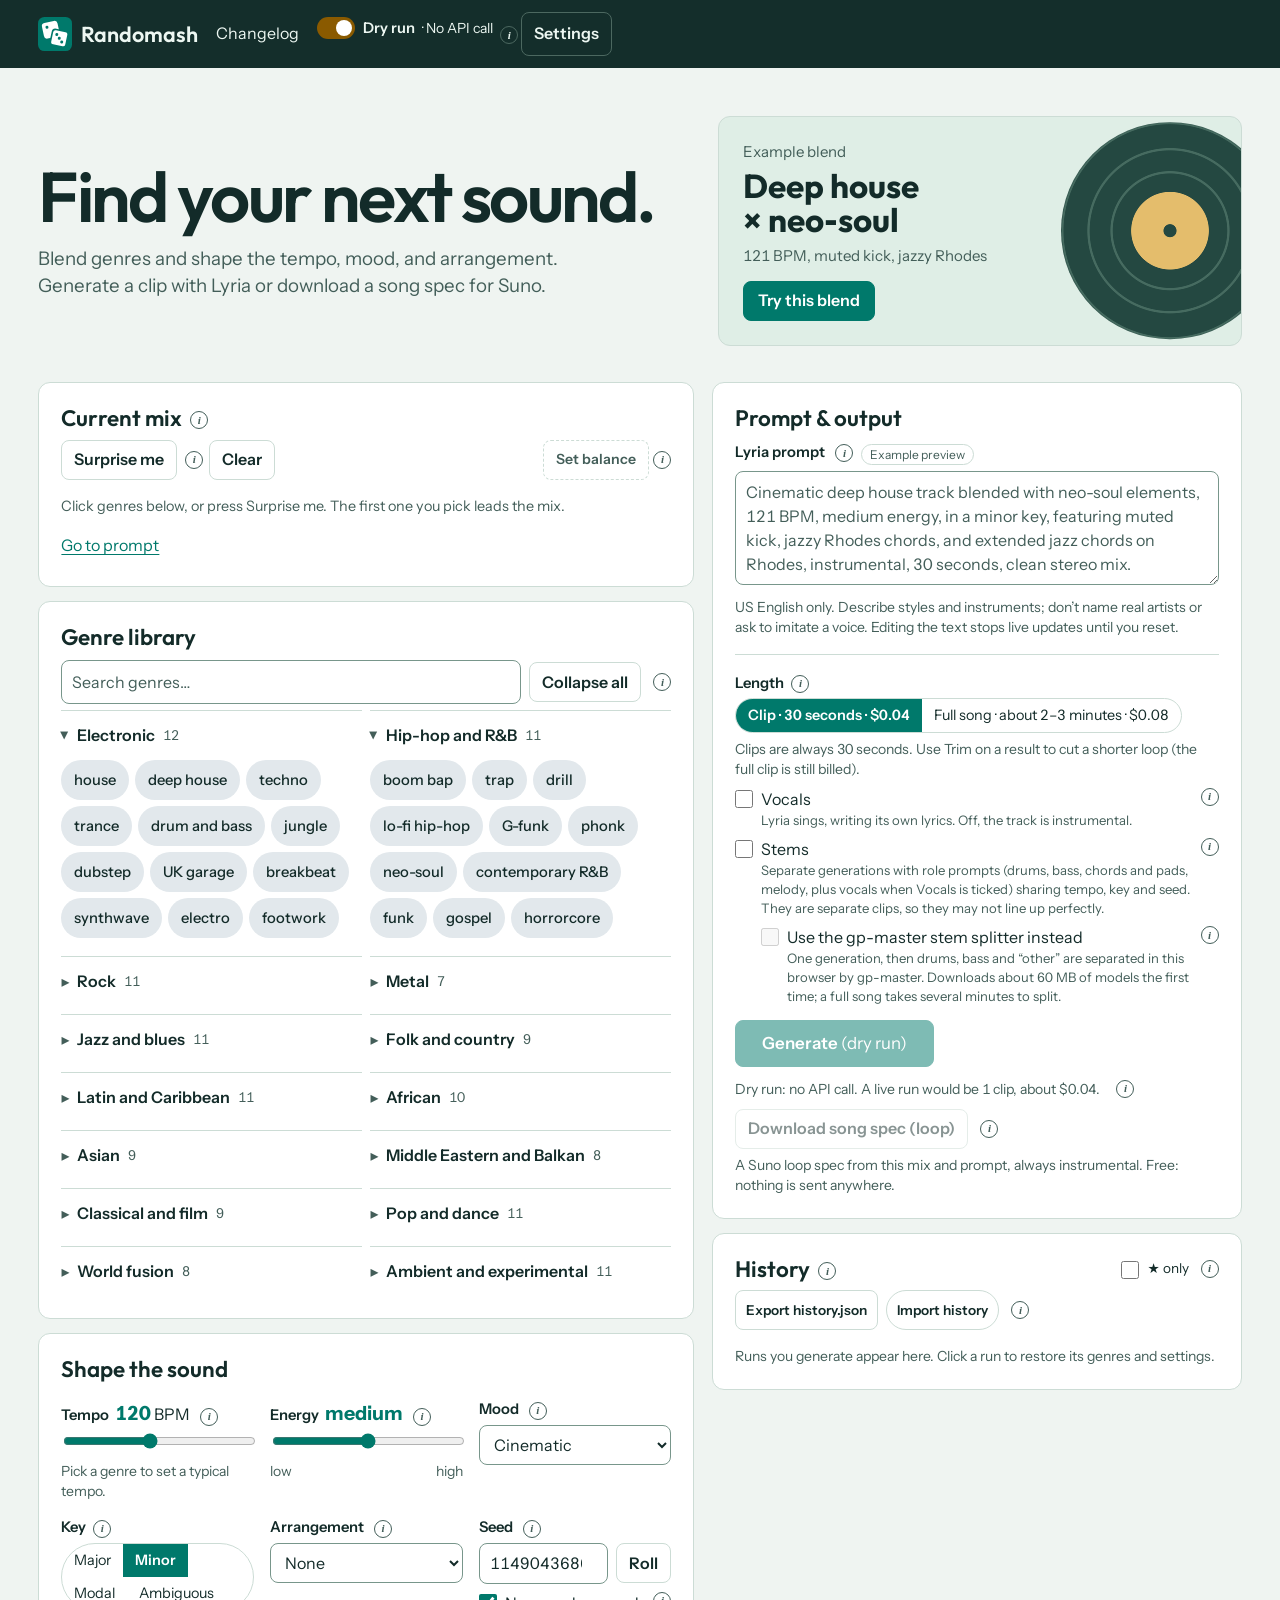
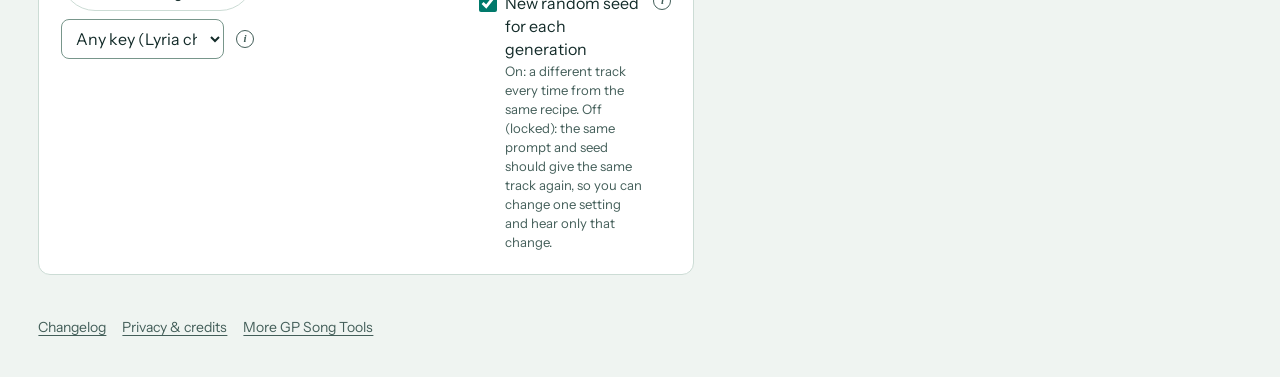
<file: index.html>
<!doctype html>
<html lang="en"><head><meta charset="utf-8">
<meta name="viewport" content="width=device-width, initial-scale=1, viewport-fit=cover">
<title>Randomash</title>
<meta name="description" content="Blend genres, shape a Lyria 3 prompt, and generate clips, songs and stems, instrumental or with vocals, with the Gemini API.">
<link rel="icon" href="dice.svg" type="image/svg+xml">
<meta name="theme-color" content="#142e2b">
<link rel="preload" href="fonts/outfit.woff2" as="font" type="font/woff2" crossorigin>
<link rel="stylesheet" href="styles.css">
</head>
<body>
<a class="skip" href="#workspace">Skip to workspace</a>
<header class="site-header">
  <nav class="site-nav shell" aria-label="Site">
    <a class="brand" href="./"><img src="dice.svg" alt="" width="34" height="34"> Randomash</a>
    <a href="changelog.html">Changelog</a>
    <div class="topctl">
      <label class="switch" title="Dry run shows the request without sending it">
        <input type="checkbox" id="dry" name="dry"><span class="track"></span><span>Dry run <small>No API call</small></span>
      </label>
      <button type="button" class="info" data-info="dry"></button>
      <button class="ghost" id="setBtn" aria-expanded="false" aria-controls="setPanel">Settings</button>
    </div>
  </nav>
</header>

<section id="setPanel" class="card settings" hidden>
  <div class="setgrid">
    <div>
      <div class="label-line"><label class="lbl" for="key">Gemini API key</label> <button type="button" class="info" data-info="apikey"></button></div>
      <div class="row">
        <input type="password" id="key" name="key" autocomplete="off" spellcheck="false" placeholder="Paste your key">
        <button class="ghost" id="keyShow" type="button">Show</button>
        <button class="ghost" id="keyForget" type="button">Forget</button>
      </div>
      <div class="check-line"><label class="chk"><input type="checkbox" id="keyRemember" name="keyRemember"><span>Remember the key on this device<small>Saved in this browser’s storage for this site. Unticked, the key lasts until you close the page. It is sent only to Google, in a request header.</small></span></label> <button type="button" class="info" data-info="remember"></button></div>
      <div class="label-line"><label class="lbl" for="balIn" style="margin-top:14px">Prepay balance (from AI Studio → Billing)</label> <button type="button" class="info" data-info="balance"></button></div>
      <div class="row">
        <span class="dollar">$</span><input type="number" id="balIn" name="balIn" autocomplete="off" min="0" step="0.01" inputmode="decimal" placeholder="e.g. 4.12" style="max-width:140px">
        <button class="ghost" id="balSet" type="button">Set</button>
        <button class="ghost" id="balClear" type="button" hidden>Clear</button>
      </div>
      <p class="hint" id="balState">Enter the balance AI Studio shows. The app subtracts its estimated cost for each clip and shows what’s left next to Current mix. Only this browser stores it.</p>
      <p class="hint">Use a key made for this app. In Google Cloud, restrict it to the Generative Language API and to the referrers this page runs on (for example <code>gp-songtools.github.io/*</code> and <code>localhost</code>).</p>
    </div>
    <div>
      <span class="lbl">Output folder <button type="button" class="info" data-info="folder"></button></span>
      <p class="hint" id="folderState">Clips are kept in this browser and offered as downloads.</p>
      <div class="row">
        <button class="ghost" id="folderPick" type="button">Choose folder…</button>
        <button class="ghost" id="folderForget" type="button" hidden>Stop using folder</button>
      </div>
      <p class="hint" id="folderNote">With a folder chosen (Chrome or Edge), each run is written to <code>output/&lt;timestamp&gt;_&lt;slug&gt;/</code> and <code>history.json</code> is kept up to date there.</p>
      <p class="hint" id="modelInfo"></p>
    </div>
  </div>
  <p id="settingsStatus" class="status" role="status"></p>
</section>

<main class="shell workspace" id="workspace" tabindex="-1">
  <div class="intro">
    <div>
      <h1>Find your next sound.</h1>
      <p>Blend genres and shape the tempo, mood, and arrangement. Generate a clip with Lyria or download a song spec for Suno.</p>
    </div>
    <section class="example" aria-labelledby="example-title">
      <div class="example-copy">
        <p>Example blend</p>
        <h2 id="example-title">Deep house <span aria-hidden="true">×</span><span class="sr-only"> and </span> neo‑soul</h2>
        <p>121 BPM, muted kick, jazzy Rhodes</p>
        <button id="loadExample" type="button">Try this blend</button>
      </div>
      <div class="record" aria-hidden="true"></div>
    </section>
  </div>

<div class="desk">
<div class="lane">
  <section class="mixbar card" aria-label="Current mix">
    <div class="mixhead">
      <h2 id="mix-title" tabindex="-1">Current mix <button type="button" class="info" data-info="mix"></button></h2>
      <span class="clash" id="clash" hidden></span>
      <div class="mix-actions">
        <span class="mix-action"><button class="ghost" id="surprise" type="button">Surprise me</button><button type="button" class="info" data-info="surprise"></button></span>
        <button class="ghost" id="clear" type="button">Clear</button>
        <span class="balwrap"><button class="bal" id="balBadge" type="button" title="Estimated prepay balance. Click to update it."></button><button type="button" class="info" data-info="balanceBadge"></button></span>
      </div>
    </div>
    <div id="mixChips" class="mixchips" aria-live="polite"></div>
    <a class="jump" href="#prompt-section">Go to prompt</a>
    <p class="warn" id="tooMany" hidden>More than 4 genres usually makes a muddy prompt. Lyria tends to average them out.</p>
  </section>

  <section class="card picker" aria-label="Genres">
    <h2 class="section-title">Genre library</h2>
    <div class="pickhead">
      <input type="search" id="search" name="search" aria-label="Search genres" placeholder="Search genres…" autocomplete="off">
      <button class="ghost" id="foldAll" type="button">Collapse all</button><button type="button" class="info" data-info="genres"></button>
    </div>
    <div id="families"></div>
    <p class="hint" id="noMatch" hidden>No genre matches that search.</p>
  </section>

  <section class="card controls" aria-labelledby="shape-title">
    <h2 id="shape-title" class="section-title">Shape the sound</h2>
    <div class="ctl">
      <div class="label-line"><label class="lbl" for="tempo">Tempo</label> <span><output id="tempoV"></output> BPM</span> <button type="button" class="info" data-info="tempo"></button></div>
      <input type="range" id="tempo" name="tempo" min="40" max="220" step="1">
      <div class="hint row"><span id="tempoHint">Pick a genre to set a typical tempo.</span><button class="link" id="tempoReset" type="button" hidden>Reset to genre</button></div>
    </div>
    <div class="ctl">
      <div class="label-line"><label class="lbl" for="energy">Energy</label> <output id="energyV"></output> <button type="button" class="info" data-info="energy"></button></div>
      <input type="range" id="energy" name="energy" min="0" max="100" step="1">
      <div class="hint row"><span>low</span><span class="spacer"></span><span>high</span></div>
    </div>
    <div class="ctl">
      <div class="label-line"><label class="lbl" for="mood">Mood</label> <button type="button" class="info" data-info="mood"></button></div>
      <select id="mood" name="mood"></select>
    </div>
    <div class="ctl">
      <span class="lbl">Key <button type="button" class="info" data-info="key"></button></span>
      <div class="seg" id="keyFeel" role="radiogroup" aria-label="Key feel"></div>
      <div class="row" style="margin-top:8px"><select id="root" name="root" aria-label="Key" style="flex:1;min-width:0"></select><button type="button" class="info" data-info="root"></button></div>
      <div class="row" id="modeRow" style="margin-top:8px" hidden><select id="mode" name="mode" aria-label="Mode" style="flex:1;min-width:0"></select><button type="button" class="info" data-info="mode"></button></div>
    </div>
    <div class="ctl">
      <div class="label-line"><label class="lbl" for="arr">Arrangement</label> <button type="button" class="info" data-info="arrangement"></button></div>
      <select id="arr" name="arr"></select>
    </div>
    <div class="ctl">
      <div class="label-line"><label class="lbl" for="seed">Seed</label> <button type="button" class="info" data-info="seed"></button></div>
      <div class="row">
        <input type="number" id="seed" name="seed" autocomplete="off" min="0" max="2147483647" step="1">
        <button class="ghost" id="seedRoll" type="button" aria-label="Roll a new seed">Roll</button>
      </div>
      <div class="check-line"><label class="chk"><input type="checkbox" id="seedRandom" name="seedRandom"><span>New random seed for each generation<small>On: a different track every time from the same recipe. Off (locked): the same prompt and seed should give the same track again, so you can change one setting and hear only that change.</small></span></label> <button type="button" class="info" data-info="seedRandom"></button></div>
    </div>
  </section>

</div>
<div class="lane">
  <section class="card prompt" id="prompt-section" tabindex="-1" aria-labelledby="prompt-title">
    <h2 class="section-title" id="prompt-title">Prompt &amp; output</h2>
    <div class="row">
      <div class="label-line"><label class="lbl" for="prompt">Lyria prompt</label> <button type="button" class="info" data-info="prompt"></button></div>
      <span class="badge" id="promptState">live</span>
      <span class="spacer"></span>
      <button class="link" id="promptReset" type="button" hidden>Reset to composed prompt</button>
    </div>
    <textarea id="prompt" name="prompt" rows="4" spellcheck="true" lang="en-US" placeholder="Select a genre to compose your prompt."></textarea>
    <p class="hint">US English only. Describe styles and instruments; don’t name real artists or ask to imitate a voice. Editing the text stops live updates until you reset.</p>

    <div class="genrow">
      <span class="lbl" style="margin-top:6px">Length <button type="button" class="info" data-info="length"></button></span>
      <div class="seg" id="lengthSeg" role="radiogroup" aria-label="Length"></div>
      <p class="hint" id="lengthNote"></p>
      <div class="check-line"><label class="chk"><input type="checkbox" id="vocals" name="vocals"><span>Vocals<small>Lyria sings, writing its own lyrics. Off, the track is instrumental.</small></span></label> <button type="button" class="info" data-info="vocals"></button></div>
      <div class="check-line"><label class="chk"><input type="checkbox" id="stems" name="stems"><span>Stems<small>Separate generations with role prompts (drums, bass, chords and pads, melody, plus vocals when Vocals is ticked) sharing tempo, key and seed. They are separate clips, so they may not line up perfectly.</small></span></label> <button type="button" class="info" data-info="stems"></button></div>
      <div class="check-line"><label class="chk sub" id="splitRow"><input type="checkbox" id="split" name="split" disabled><span>Use the gp-master stem splitter instead<small>One generation, then drums, bass and “other” are separated in this browser by gp-master. Downloads about 60 MB of models the first time; a full song takes several minutes to split.</small></span></label> <button type="button" class="info" data-info="split"></button></div>
    </div>
    <div class="go">
      <button id="gen" class="btn-go" type="button">Generate</button>
      <button class="ghost" id="cancel" type="button" hidden>Cancel</button>
      <span class="cost" id="cost"></span><button type="button" class="info" data-info="generate"></button>
    </div>
    <div class="row" id="specRow" style="margin-top:10px">
      <button class="ghost" id="specDl" type="button">Download song spec (loop)</button><button type="button" class="info" data-info="songspec"></button>
    </div>
    <p class="hint">A Suno loop spec from this mix and prompt, always instrumental. Free: nothing is sent anywhere.</p>
    <div class="status" id="status" role="status" aria-live="polite"></div>
    <div class="refusal" id="refusal" role="alert" hidden></div>
  </section>

  <section class="card" id="resultCard" aria-label="Result" hidden>
    <div class="row"><h2 id="resultTitle">Result</h2><span class="spacer"></span><span class="hint" id="resultMeta"></span></div>
    <div id="result"></div>
  </section>

<aside class="history card" aria-label="History">
  <div class="row histhead">
    <h2>History <button type="button" class="info" data-info="history"></button></h2><span class="spacer"></span>
    <label class="chk tiny"><input type="checkbox" id="starOnly" name="starOnly"><span>★ only</span></label><button type="button" class="info" data-info="starOnly"></button>
  </div>
  <div class="row">
    <button class="ghost small" id="histExport" type="button">Export history.json</button>
    <label class="ghost small filebtn">Import history<input type="file" id="histImport" name="histImport" aria-label="Import history" accept="application/json,.json"></label><button type="button" class="info" data-info="exportImport"></button>
  </div>
  <ol id="history" class="hist"></ol>
  <p id="historyStatus" class="status" role="status"></p>
  <p class="hint" id="histEmpty">Runs you generate appear here. Click a run to restore its genres and settings.</p>
</aside>
</div>
</div>
</main>

<footer class="foot shell">
  <a href="changelog.html">Changelog</a>
  <a href="https://gp-songtools.github.io/toolsmenu/privacy.html">Privacy &amp; credits</a>
  <a href="https://gp-songtools.github.io/toolsmenu/">More GP Song Tools</a>
</footer>

<div id="tip" role="tooltip" hidden></div>
<iframe id="splitFrame" title="gp-master stem splitter" hidden></iframe>

<script src="mix.js"></script>
<script src="lyria.js"></script>
<script src="store.js"></script>
<script src="app.js"></script>
<!-- Cloudflare Web Analytics --><script type='module' src='https://static.cloudflareinsights.com/beacon.min.js' data-cf-beacon='{"token": "2c5b0c69f74b496998f02d0e1f651bd5"}'></script><!-- End Cloudflare Web Analytics -->
</body></html>
</file>
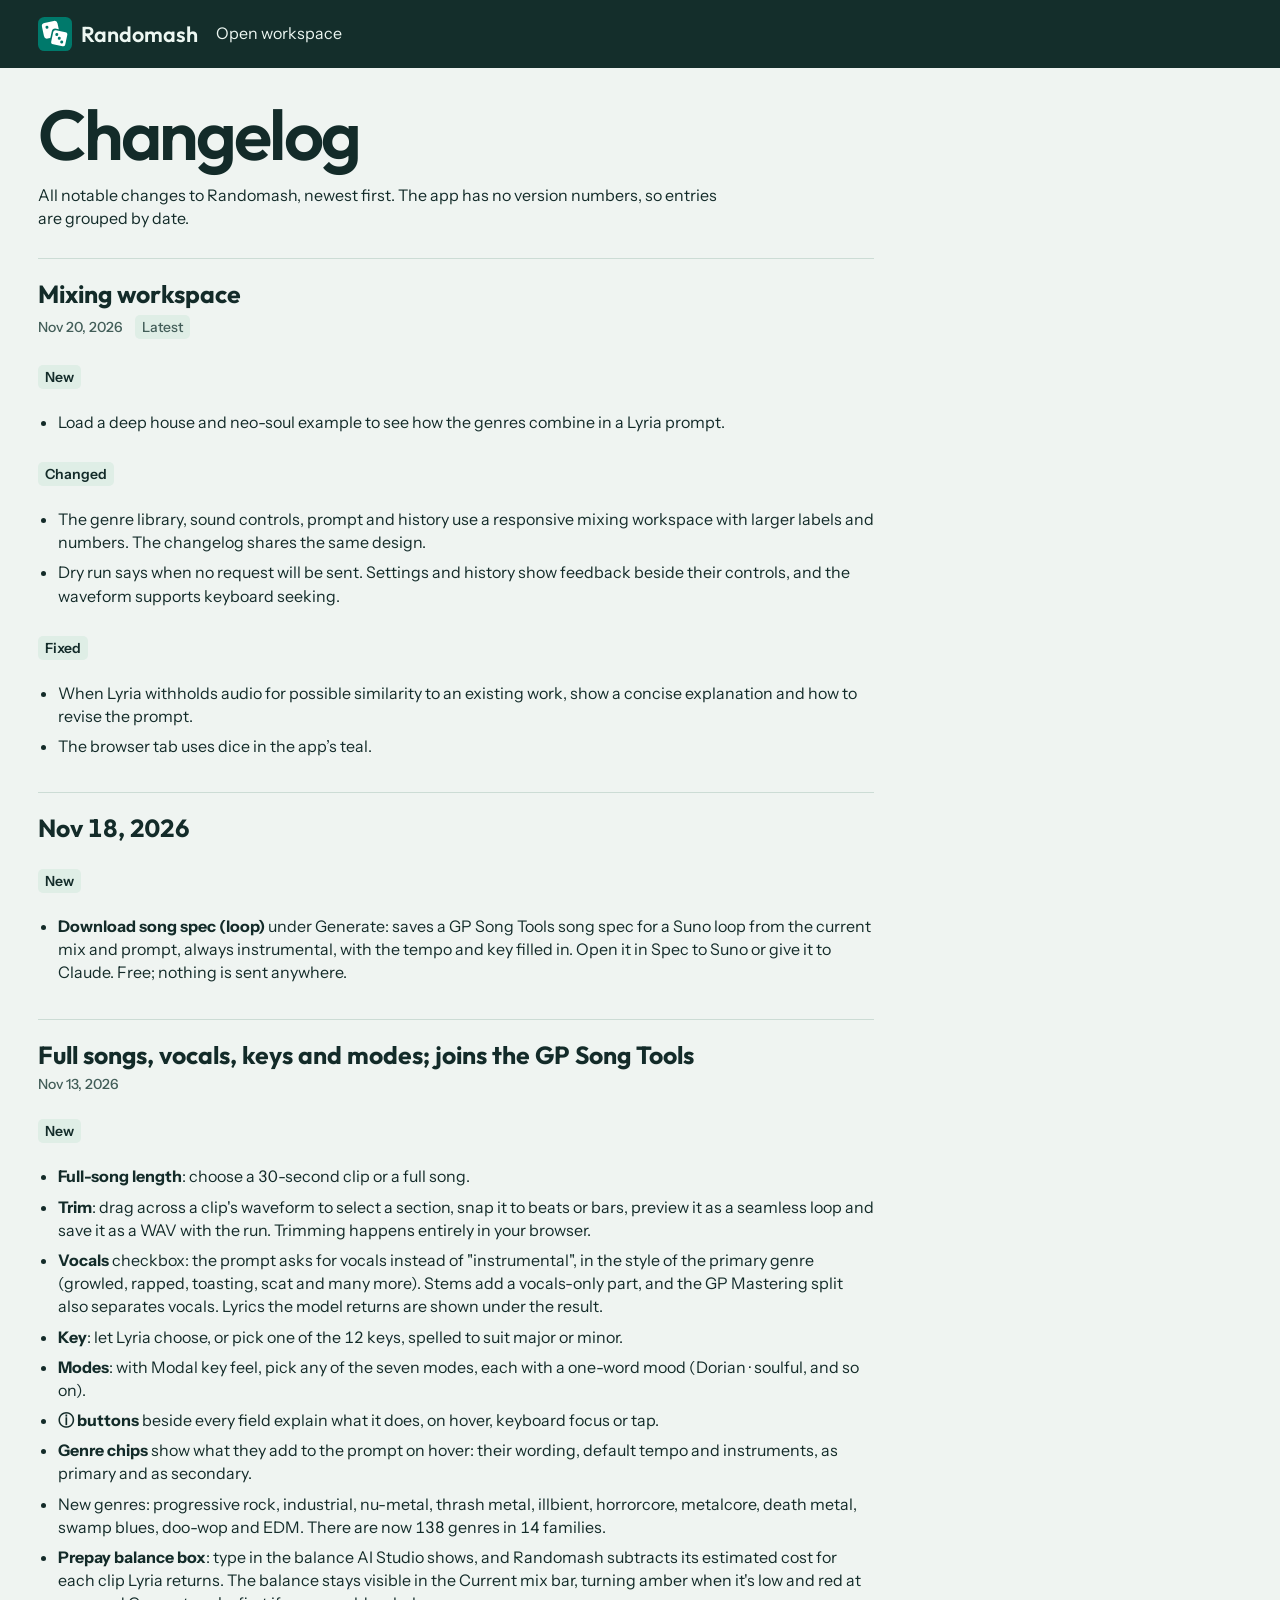
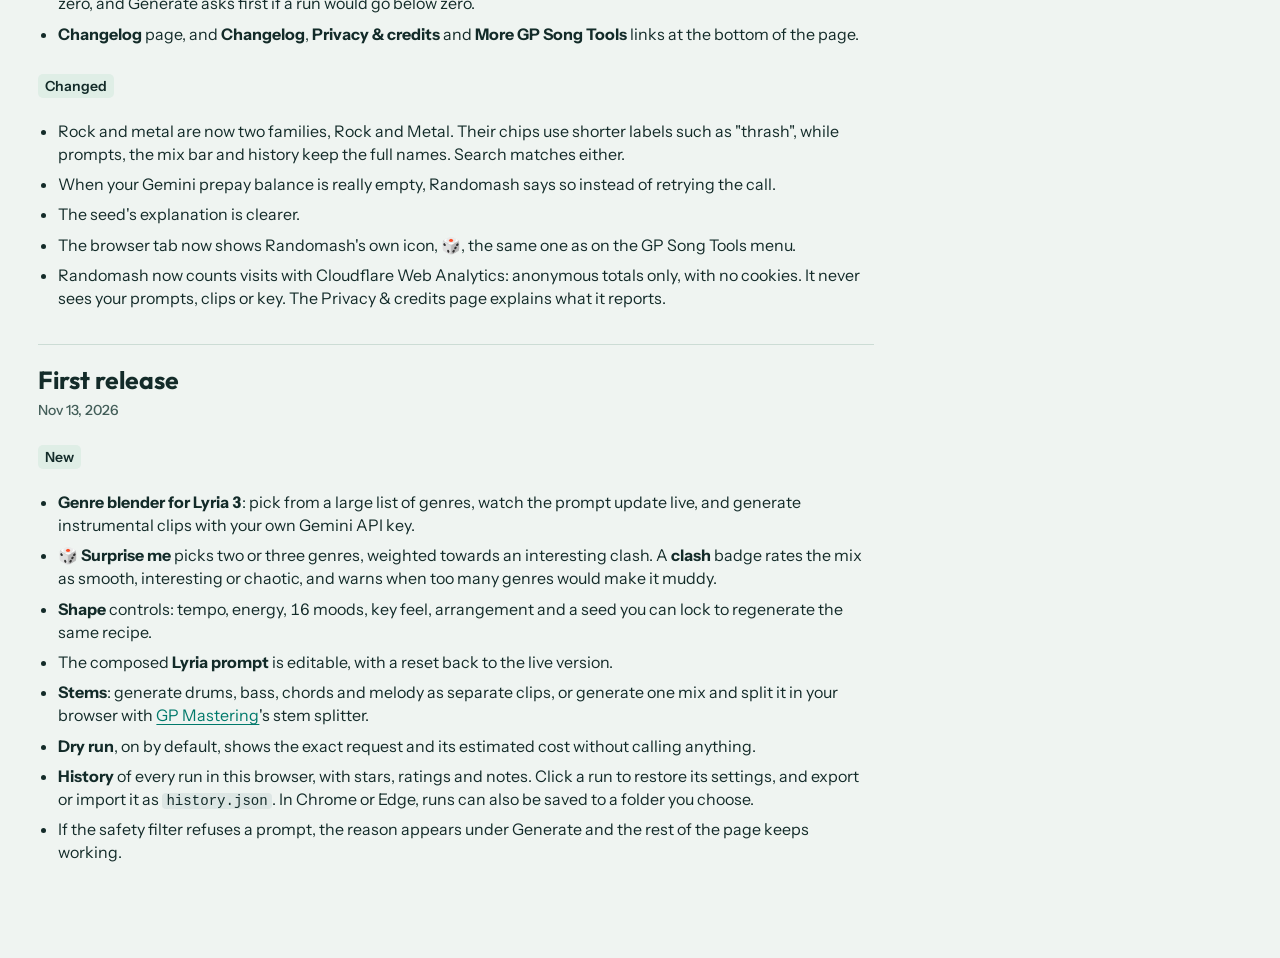
<file: changelog.html>
<!doctype html>
<html lang="en">
<head>
<meta charset="utf-8">
<link rel="icon" href="dice.svg" type="image/svg+xml">
<meta name="viewport" content="width=device-width, initial-scale=1, viewport-fit=cover">
<title>Randomash — Changelog</title>
<meta name="description" content="What changed in Randomash, newest first.">
<meta name="theme-color" content="#142e2b">
<link rel="stylesheet" href="styles.css">
</head>
<body>
<a class="skip" href="#releases">Skip to releases</a>
<header class="site-header">
  <nav class="site-nav shell" aria-label="Site">
    <a class="brand" href="./"><img src="dice.svg" alt="" width="34" height="34"> Randomash</a>
    <a href="./">Open workspace</a>
  </nav>
</header>
<main id="releases" class="shell releases" tabindex="-1">
<h1>Changelog</h1>
<p class="sub"><span id="intro">What changed in Randomash, newest first.</span></p>
<div id="log" aria-live="polite"><p class="msg">Loading…</p></div>
</main>
<script>
// Renders CHANGELOG.md (the single source of truth) next to this page.
(function () {
  const log = document.getElementById("log");
  const dateFormat = new Intl.DateTimeFormat("en-US", { dateStyle: "medium", timeZone: "UTC" });
  const TAGS = { added: ["new", "New"], changed: ["chg", "Changed"], fixed: ["fix", "Fixed"], removed: ["chg", "Removed"] };
  const esc = s => s.replace(/&/g, "&amp;").replace(/</g, "&lt;").replace(/>/g, "&gt;").replace(/"/g, "&quot;");
  // Inline markdown on already-escaped text: `code`, **bold**, *italic*, [text](url).
  function inline(s) {
    const codes = [];
    s = esc(s).replace(/`([^`]+)`/g, (_, c) => (codes.push(c), "\u0000" + (codes.length - 1) + "\u0000"));
    s = s.replace(/\*\*(.+?)\*\*/g, "<b>$1</b>")
         .replace(/(^|[^*\w])\*([^*\s][^*]*?)\*(?!\w)/g, "$1<i>$2</i>")
         .replace(/\[([^\]]+)\]\(([^)\s]+)\)/g, (m, t, u) =>
           /^(https?:\/\/|\.?\/|#|[\w.-]+(\.\w+)?$)/.test(u) ? `<a href="${u}">${t}</a>` : t)
         .replace(/(^|[\s(])(https?:\/\/[^\s<)]+)/g, '$1<a href="$2">$2</a>');
    return s.replace(/\u0000(\d+)\u0000/g, (_, i) => `<code>${codes[i]}</code>`);
  }
  function niceDate(d) {
    const m = /^(\d{4})-(\d{2})-(\d{2})$/.exec(d);
    return m ? dateFormat.format(new Date(d + "T00:00:00Z")) : d;
  }
  function render(md) {
    const out = [], intro = [];
    let sec = null, tag = null, item = null, sub = null;
    const close = () => { item = null; sub = null; };
    for (const raw of md.replace(/\r/g, "").split("\n")) {
      const line = raw.trimEnd();
      let m;
      if (/^#\s/.test(line)) continue;
      if ((m = /^##\s+(.*)$/.exec(line))) {
        close(); tag = null;
        const [, date, title] = /^(\d{4}-\d{2}-\d{2})?\s*(?:[—–-]\s*)?(.*)$/.exec(m[1]);
        sec = { date: date || "", title: title || "", body: [] };
        out.push(sec); continue;
      }
      if (!sec) { if (line) intro.push(line); continue; }
      if ((m = /^###\s+(.*)$/.exec(line))) {
        close();
        const k = m[1].trim().toLowerCase();
        tag = TAGS[k] || ["chg", m[1].trim()];
        continue;
      }
      if ((m = /^- (.*)$/.exec(line))) {
        item = { tag, text: m[1], subs: [] }; sub = null;
        sec.body.push(item); continue;
      }
      if (item && (m = /^\s{2,}- (.*)$/.exec(line))) { sub = { text: m[1] }; item.subs.push(sub); continue; }
      if (item && /^\s{2,}\S/.test(line)) { (sub || item).text += " " + line.trim(); continue; }
      if (!line) { close(); continue; }
      sec.body.push({ para: line });
    }
    if (!out.length) throw new Error("No entries found");
    let html = "";
    out.forEach((s, i) => {
      const id = (s.date || "entry") + (out.slice(0, i).some(o => o.date === s.date) ? "-" + i : "");
      html += `<section><h2 id="${esc(id)}"><span class="ver"><span class="v">${inline(s.title || niceDate(s.date))}</span>`;
      if (s.title && s.date) html += `<time datetime="${esc(s.date)}">${esc(niceDate(s.date))}</time>`;
      if (i === 0) html += `<span class="cur">Latest</span>`;
      html += `</span></h2>`;
      let category = null;
      for (const b of s.body) {
        if (b.para) {
          if (category) { html += "</ul>"; category = null; }
          html += `<p>${inline(b.para)}</p>`;
          continue;
        }
        const [cls, label] = b.tag || ["chg", "Note"];
        if (category !== label) {
          if (category) html += "</ul>";
          html += `<h3 class="tag ${cls}">${esc(label)}</h3><ul>`;
          category = label;
        }
        html += `<li>${inline(b.text)}`;
        if (b.subs.length) html += "<ul>" + b.subs.map(x => `<li>${inline(x.text)}</li>`).join("") + "</ul>";
        html += "</li>";
      }
      if (category) html += "</ul>";
      html += "</section>";
    });
    if (intro.length) document.getElementById("intro").innerHTML = intro.map(inline).join(" ");
    log.innerHTML = html;
    if (location.hash) { const t = document.getElementById(location.hash.slice(1)); if (t) t.scrollIntoView(); }
  }
  fetch("CHANGELOG.md", { cache: "no-cache" })
    .then(r => { if (!r.ok) throw new Error("HTTP " + r.status); return r.text(); })
    .then(render)
    .catch(e => {
      log.innerHTML = '<p class="msg">The changelog couldn’t be loaded ({ERR}). <a href="https://github.com/gp-songtools/gp-randomash/blob/main/CHANGELOG.md">View it on GitHub</a>.</p>'.replace("{ERR}", esc(String(e.message || e)));
    });
})();
</script>
<!-- Cloudflare Web Analytics --><script type='module' src='https://static.cloudflareinsights.com/beacon.min.js' data-cf-beacon='{"token": "2c5b0c69f74b496998f02d0e1f651bd5"}'></script><!-- End Cloudflare Web Analytics -->
</body>
</html>
</file>
<file: styles.css>
/* Randomash. Palette and type follow GP Mastering so the GP Song Tools feel like one suite. */
:root{--bg:#e9edf0;--card:#f7f9fa;--ink:#11161b;--mut:#56626d;--ln:#c4ccd3;--ac:#00796b;--acf:#fff;--warn:#b3261e;
  --chip:#e2e8ec;--chipOn:#00796b;--chipOnInk:#fff;--soft:#dde6e4;--wave:#9fb3b0;--waveOn:#00796b;--amber:#8a5a00;--amberBg:#fff3d6;
  --r:12px;color-scheme:light}
@media(prefers-color-scheme:dark){:root:not([data-theme="light"]){--bg:#0e1317;--card:#161d23;--ink:#e8edf1;--mut:#92a0ab;--ln:#2a343c;--ac:#3ccfbf;--acf:#06201d;--warn:#ff8a80;
  --chip:#1f2830;--chipOn:#3ccfbf;--chipOnInk:#06201d;--soft:#1b2a2a;--wave:#3b4d52;--waveOn:#3ccfbf;--amber:#ffcf70;--amberBg:#2e2512;color-scheme:dark}}
:root[data-theme="dark"]{--bg:#0e1317;--card:#161d23;--ink:#e8edf1;--mut:#92a0ab;--ln:#2a343c;--ac:#3ccfbf;--acf:#06201d;--warn:#ff8a80;
  --chip:#1f2830;--chipOn:#3ccfbf;--chipOnInk:#06201d;--soft:#1b2a2a;--wave:#3b4d52;--waveOn:#3ccfbf;--amber:#ffcf70;--amberBg:#2e2512;color-scheme:dark}
*,*::before,*::after{box-sizing:border-box}
[hidden]{display:none!important}
html,body{margin:0;background:var(--bg);color:var(--ink);font:16px/1.45 "Instrument Sans",system-ui,-apple-system,"Segoe UI",sans-serif}
h1,h2{margin:0;line-height:1.2}
h1{font-size:1.35rem}
h2{font-size:1.02rem}
code{font-size:.88em;background:var(--soft);padding:0 4px;border-radius:4px;overflow-wrap:anywhere}
button,input,select,textarea{font:inherit;color:inherit}
button{cursor:pointer;border:1px solid var(--ac);background:var(--ac);color:var(--acf);border-radius:999px;padding:7px 14px;font-weight:600}
button.ghost,.ghost{background:transparent;color:var(--ink);border:1px solid var(--ln);border-radius:999px;padding:6px 12px;font-weight:600;cursor:pointer;display:inline-flex;align-items:center}
button.ghost:hover,.ghost:hover{border-color:var(--ac)}
button.link{background:none;border:0;color:var(--ac);padding:0;font-weight:600;text-decoration:underline}
button.small,.small{font-size:.85rem;padding:4px 10px}
button:disabled{opacity:.5;cursor:not-allowed}
button:focus-visible,input:focus-visible,select:focus-visible,textarea:focus-visible,summary:focus-visible,.chip:focus-visible{outline:2px solid var(--ac);outline-offset:2px}
input[type=text],input[type=password],input[type=number],input[type=search],select,textarea{background:var(--card);border:1px solid var(--ln);border-radius:8px;padding:8px 10px;width:100%;min-width:0}
textarea{resize:vertical;line-height:1.5}
input[type=range]{width:100%;accent-color:var(--ac)}
input[type=checkbox]{accent-color:var(--ac);width:18px;height:18px;margin:2px 0 0;flex:none}
.row{display:flex;gap:8px;align-items:center;flex-wrap:wrap}
.spacer{flex:1}
.hint{color:var(--mut);font-size:.85rem;margin:6px 0 0}
.lbl{font-weight:600;font-size:.92rem;display:block;margin-bottom:4px}
.lbl output{font-weight:700;color:var(--ac)}
.badge{font-size:.75rem;border:1px solid var(--ln);border-radius:999px;padding:1px 8px;color:var(--mut)}
.badge.edited{border-color:var(--amber);color:var(--amber)}
.chk{display:flex;gap:8px;align-items:flex-start;margin-top:8px;cursor:pointer}
.chk small{display:block;color:var(--mut);font-size:.82rem}
.chk.sub{margin-left:26px}
.chk.tiny{margin:0;font-size:.85rem}
/* info buttons and the shared tooltip */
button.info{display:inline-grid;place-items:center;width:18px;height:18px;padding:0;margin:0 0 0 4px;border-radius:50%;
  border:1px solid var(--mut);background:transparent;color:var(--mut);font:italic 700 11px/1 Georgia,serif;vertical-align:middle;flex:none;cursor:help}
button.info:hover,button.info[aria-describedby]{border-color:var(--ac);color:var(--acf);background:var(--ac)}
#tip{position:fixed;z-index:50;max-width:min(320px,calc(100vw - 16px));background:var(--ink);color:var(--bg);border-radius:10px;
  padding:10px 12px;font-size:.86rem;line-height:1.45;box-shadow:0 8px 24px rgba(0,0,0,.25);pointer-events:none}
#tip b{display:block;margin-bottom:2px}
#tip.wide{max-width:min(380px,calc(100vw - 16px))}
.warn{color:var(--amber);background:var(--amberBg);border-radius:8px;padding:6px 10px;margin:8px 0 0;font-size:.9rem}

/* header */
.bal{background:transparent;color:var(--ink);border:1px solid var(--ln);font-size:.88rem;padding:4px 12px;font-variant-numeric:tabular-nums}
.balwrap{display:inline-flex;align-items:center}
.bal.unset{color:var(--mut);border-style:dashed}
.bal.low{border-color:var(--amber);color:var(--amber);background:var(--amberBg)}
.bal.out{border-color:var(--warn);color:var(--warn)}
.dollar{font-weight:600;color:var(--mut)}
.switch{display:inline-flex;align-items:center;gap:8px;cursor:pointer;font-weight:600;font-size:.92rem}
.switch input{position:absolute;opacity:0;width:1px;height:1px}
.switch .track{width:38px;height:22px;border-radius:999px;background:var(--ln);position:relative;transition:background .15s}
.switch .track::after{content:"";position:absolute;top:3px;left:3px;width:16px;height:16px;border-radius:50%;background:var(--card);transition:transform .15s}
.switch input:checked+.track{background:var(--amber)}
.switch input:checked+.track::after{transform:translateX(16px)}
.switch input:focus-visible+.track{outline:2px solid var(--ac);outline-offset:2px}
body.dry .btn-go::after{content:" (dry run)";font-weight:400}

/* layout */
.card{background:var(--card);border:1px solid var(--ln);border-radius:var(--r)}
.setgrid{display:grid;gap:18px;grid-template-columns:minmax(0,1fr)}
@media(min-width:760px){.setgrid{grid-template-columns:repeat(2,minmax(0,1fr))}}

/* mix bar */
.mixhead{display:flex;gap:8px;align-items:center;flex-wrap:wrap}
.mixchips{display:flex;flex-wrap:wrap;gap:6px;margin-top:10px;min-height:34px;align-items:center}
.mixchips .empty{color:var(--mut);font-size:.9rem}
.mchip{display:inline-flex;align-items:center;gap:6px;border-radius:999px;padding:4px 6px 4px 12px;background:var(--soft);border:1px solid var(--ln);font-size:.92rem}
.mchip.primary{background:var(--chipOn);color:var(--chipOnInk);border-color:var(--chipOn)}
.mchip .role{font-size:.7rem;text-transform:uppercase;letter-spacing:.04em;opacity:.8}
.mchip button{background:transparent;border:0;color:inherit;padding:0 6px;font-size:1rem;line-height:1;border-radius:999px}
.mchip button:hover{background:rgba(127,127,127,.2)}
.clash{font-size:.82rem;border-radius:999px;padding:2px 10px;border:1px solid var(--ln);color:var(--mut)}
.clash.mid{border-color:var(--ac);color:var(--ac)}
.clash.hi{border-color:var(--warn);color:var(--warn)}

/* picker */
.pickhead{display:flex;gap:8px;margin-bottom:6px}
details.fam{border-top:1px solid var(--ln);padding:6px 0}
details.fam summary{cursor:pointer;font-weight:600;padding:4px 0;list-style:none;display:flex;gap:8px;align-items:center}
details.fam summary::-webkit-details-marker{display:none}
details.fam summary::before{content:"▸";color:var(--mut);transition:transform .15s;display:inline-block}
details.fam[open] summary::before{transform:rotate(90deg)}
details.fam summary .n{font-weight:400;color:var(--mut);font-size:.85rem}
details.fam summary .sel{font-size:.75rem;background:var(--chipOn);color:var(--chipOnInk);border-radius:999px;padding:0 7px}
.chips{display:flex;flex-wrap:wrap;gap:6px;padding:6px 0 4px}
.chip{border:1px solid transparent;background:var(--chip);color:var(--ink);border-radius:999px;padding:5px 12px;font-weight:500;font-size:.92rem;display:inline-flex;gap:6px;align-items:center}
.chip:hover{border-color:var(--ac)}
.chip[aria-pressed="true"]{background:var(--chipOn);color:var(--chipOnInk)}
.chip .ord{font-size:.72rem;font-weight:700;background:rgba(0,0,0,.18);border-radius:999px;padding:0 6px}
.chip.hidden,details.fam.hidden{display:none}

/* controls */
.controls{display:grid;gap:16px;grid-template-columns:minmax(0,1fr)}
@media(min-width:700px){.controls{grid-template-columns:1fr 1fr}}
@media(min-width:1280px){.controls{grid-template-columns:1fr 1fr 1fr}}
.ctl .row input[type=number]{flex:1}
.seg{display:flex;flex-wrap:wrap;border:1px solid var(--ln);border-radius:999px;overflow:hidden;width:fit-content;max-width:100%}
.seg label{cursor:pointer}
.seg input{position:absolute;opacity:0;width:1px;height:1px}
.seg span{display:block;padding:6px 12px;font-size:.9rem}
.seg input:checked+span{background:var(--ac);color:var(--acf);font-weight:600}
.seg input:focus-visible+span{outline:2px solid var(--ac);outline-offset:-2px}

/* prompt + generate */
.prompt textarea{margin-top:4px;font-size:1rem}
.genrow{margin-top:10px;border-top:1px solid var(--ln);padding-top:6px}
.go{display:flex;gap:12px;align-items:center;flex-wrap:wrap;margin-top:14px}
.btn-go{font-size:1.05rem;padding:10px 26px}
.cost{color:var(--mut);font-size:.9rem}
.status{margin-top:10px;min-height:1.4em;font-size:.92rem;display:flex;gap:8px;align-items:center}
.status .spin{width:16px;height:16px;border:2px solid var(--ln);border-top-color:var(--ac);border-radius:50%;animation:spin .8s linear infinite;flex:none}
@keyframes spin{to{transform:rotate(360deg)}}
@media(prefers-reduced-motion:reduce){.status .spin{animation-duration:2.4s}}
.refusal{margin-top:10px;border:1px solid var(--warn);color:var(--warn);border-radius:8px;padding:10px 12px;font-size:.92rem;white-space:pre-wrap}
.refusal b{display:block;margin-bottom:2px}

/* results + players */
.clips{display:flex;flex-direction:column;gap:10px;margin-top:10px}
.player{border:1px solid var(--ln);border-radius:10px;padding:8px 10px;display:grid;grid-template-columns:auto 1fr auto;gap:4px 10px;align-items:center}
.player .ttl{grid-column:1/-1;display:flex;gap:8px;align-items:baseline;flex-wrap:wrap;font-weight:600;font-size:.92rem}
.player .ttl small{color:var(--mut);font-weight:400}
.player .pp{width:36px;height:36px;padding:0;border-radius:50%;font-size:.9rem;display:grid;place-items:center}
.player canvas{width:100%;height:46px;cursor:pointer;display:block;min-width:0}
.player .tm{font-variant-numeric:tabular-nums;color:var(--mut);font-size:.82rem;text-align:right;min-width:72px}
.player .dl{grid-column:1/-1;font-size:.85rem;display:flex;gap:12px;flex-wrap:wrap}
.player .dl a{color:var(--ac);font-weight:600}
.player .dl .link{font-size:.85rem}
.trim{grid-column:1/-1;border-top:1px solid var(--ln);padding-top:8px;margin-top:4px;display:flex;flex-direction:column;gap:8px;font-size:.88rem}
.trim label{display:inline-flex;gap:6px;align-items:center}
.trim input[type=number]{width:90px;padding:4px 6px}
.trim select{width:auto;padding:4px 6px}
.trim .len{font-variant-numeric:tabular-nums;font-weight:600}
.trim .hint{margin:0}
.reqbox{background:var(--soft);border-radius:8px;padding:10px;font:12.5px/1.45 ui-monospace,SFMono-Regular,Menlo,monospace;white-space:pre-wrap;overflow-wrap:anywhere;margin:8px 0 0}
details.modeltext div{white-space:pre-wrap;margin-top:6px}
details.modeltext summary{cursor:pointer;font-style:normal;font-weight:600}
.modeltext{color:var(--mut);font-size:.88rem;font-style:italic;margin:6px 0 0}

/* history */
.histhead{margin-bottom:8px}
.hist{list-style:none;margin:10px 0 0;padding:0;display:flex;flex-direction:column;gap:8px}
.hrun{border:1px solid var(--ln);border-radius:10px;padding:8px 10px}
.hrun.cur{border-color:var(--ac)}
.hrun .h1{display:flex;gap:6px;align-items:flex-start}
.hrun .star{background:none;border:0;color:var(--mut);font-size:1.15rem;padding:0 2px;line-height:1.2}
.hrun .star.on{color:#d49b00}
.hrun .main{flex:1;min-width:0;text-align:left;background:none;border:0;color:inherit;padding:0;font-weight:400;border-radius:6px}
.hrun .main:hover .gn{text-decoration:underline}
.hrun .gn{font-weight:600;display:block;overflow-wrap:anywhere}
.hrun .meta{color:var(--mut);font-size:.8rem;display:block}
.rate{display:inline-flex;gap:0}
.rate button{background:none;border:0;color:var(--ln);padding:0 1px;font-size:1rem;line-height:1}
.rate button.on{color:#d49b00}
.hrun details{margin-top:6px}
.hrun details summary{cursor:pointer;color:var(--mut);font-size:.85rem}
.hrun textarea{margin-top:6px;font-size:.88rem}
.hrun .ptxt{font-size:.82rem;color:var(--mut);margin:6px 0}
.hrun .acts{display:flex;gap:8px;margin-top:6px;flex-wrap:wrap}
.filebtn{position:relative}
.foot{max-width:1440px;margin:0 auto;padding:0 16px 28px;display:flex;flex-wrap:wrap;gap:4px 16px;font-size:.85rem;color:var(--mut)}
.foot a{color:inherit}
.foot a:hover{color:var(--ac)}

@font-face {
  font-family: Outfit;
  src: url('fonts/outfit.woff2') format('woff2');
  font-weight: 400 700;
  font-display: swap;
}
@font-face {
  font-family: "Instrument Sans";
  src: url('fonts/instrument-sans.woff2') format('woff2');
  font-weight: 400 700;
  font-display: swap;
}

:root {
  --bg: #eff4f1;
  --card: #fff;
  --ink: #132b29;
  --mut: #435e59;
  --ln: #ccdcd5;
  --ac: #00796b;
  --nav: #142e2b;
  --nav-text: #edf7f2;
  --nav-line: #4c6860;
  --edge: #78968b;
  --recipe: #dfeee6;
  --record: #244841;
  --record-groove: #466b60;
  --record-label: #e4bd6c;
  --display: Outfit, system-ui, sans-serif;
}
@media (prefers-color-scheme: dark) {
  :root:not([data-theme="light"]) {
    --bg: #0e1717;
    --card: #162322;
    --ink: #eef7f4;
    --mut: #b9cbc5;
    --ln: #344c45;
    --ac: #62dccc;
    --edge: #6d9488;
    --recipe: #213b34;
  }
}
:root[data-theme="dark"] {
  --bg: #0e1717;
  --card: #162322;
  --ink: #eef7f4;
  --mut: #b9cbc5;
  --ln: #344c45;
  --ac: #62dccc;
  --edge: #6d9488;
  --recipe: #213b34;
}
html, body { font-variant-numeric: tabular-nums; }
h1, h2, h3 { font-family: var(--display); }
:focus-visible { outline: 2px solid var(--ac); outline-offset: 3px; }
::selection { background: var(--soft); color: var(--ink); }
.sr-only, .filebtn input {
  position: absolute;
  width: 1px;
  height: 1px;
  overflow: hidden;
  clip-path: inset(50%);
}
.filebtn:focus-within { outline: 2px solid var(--ac); outline-offset: 3px; }
.skip { position: absolute; z-index: 20; top: 8px; left: 8px; background: var(--card); color: var(--ink); padding: 10px 14px; transform: translateY(calc(-100% - 12px)); }
.skip:focus { transform: none; }
.shell { width: min(100%, 1330px); margin-inline: auto; padding-inline: clamp(16px, 3vw, 40px); }
.site-header { background: var(--nav); color: var(--nav-text); }
.site-nav { display: flex; flex-wrap: wrap; min-height: 68px; align-items: center; gap: 4px 18px; padding-block: 8px; }
.site-nav > a { color: inherit; text-decoration: none; min-height: 44px; display: inline-flex; align-items: center; }
.site-nav > a:hover { text-decoration: underline; text-underline-offset: .2em; }
.site-nav .brand { display: inline-flex; align-items: center; gap: 9px; font: 600 1.35rem var(--display); }
.site-nav .ghost, .site-nav .info { color: var(--nav-text); border-color: var(--nav-line); }
.site-nav :focus-visible { outline-color: var(--nav-text); }
.site-nav .track { background: var(--nav-line); }
.site-nav .topctl { gap: 8px; }
.site-nav button.ghost { min-height: 44px; }
.settings { width: min(calc(100% - 32px), 1250px); margin: 14px auto 0; }
.setgrid > div { min-width: 0; }
.workspace { display: block; padding-block: clamp(24px, 4vw, 48px) 30px; }
.intro { display: grid; align-items: center; gap: 20px; margin-bottom: clamp(22px, 3vw, 36px); }
.intro h1, .releases h1 { font-size: clamp(2.65rem, 5.5vw, 4.9rem); font-weight: 600; line-height: .99; letter-spacing: -.04em; text-wrap: balance; }
.intro > div:first-child p { max-width: 48ch; margin: 13px 0 0; color: var(--mut); font-size: clamp(1rem, 1.5vw, 1.17rem); text-wrap: pretty; }
.example { position: relative; isolation: isolate; overflow: hidden; background: var(--recipe); border: 1px solid var(--ln); border-radius: 12px; padding: clamp(16px, 2vw, 24px); }
.example-copy { max-width: 68%; }
.example p { margin: 0 0 6px; color: var(--mut); font-size: .9375rem; }
.example h2 { font-size: clamp(1.45rem, 2.6vw, 2.35rem); line-height: 1.04; margin-bottom: 7px; }
.example button { margin-top: 8px; }
.record { position: absolute; z-index: -1; width: clamp(150px, 17vw, 225px); aspect-ratio: 1; right: clamp(-58px, -3vw, -26px); top: 50%; transform: translateY(-50%); border-radius: 50%; background: radial-gradient(circle, var(--record) 0 4%, var(--record-label) 4.5% 25%, var(--record) 25.5% 37%, var(--record-groove) 37.5% 38.5%, var(--record) 39% 52%, var(--record-groove) 52.5% 53.5%, var(--record) 54% 69%, var(--record-groove) 69.5% 70%, var(--record) 71%); }
.desk, .lane { display: grid; gap: 14px; min-width: 0; align-items: start; }
.card { padding: clamp(14px, 1.8vw, 22px); min-width: 0; overflow-wrap: anywhere; }
.section-title, .mixhead h2, .histhead h2, #resultTitle { font-size: 1.4rem; font-weight: 600; }
.section-title { margin: 0 0 10px; }
.controls > h2 { grid-column: 1 / -1; margin-bottom: 0; }
.mixhead h2 { flex: 1 0 100%; }
.mix-actions { display: flex; flex-wrap: wrap; gap: 6px; align-items: center; flex: 1 0 100%; }
.mix-actions .balwrap { margin-left: auto; }
.mix-action { display: inline-flex; gap: 4px; align-items: center; }
.site-nav .switch small { display: none; font-size: .875rem; color: var(--nav-text); font-weight: 400; }
.site-nav .switch input:checked ~ span small { display: inline; margin-left: 4px; }
.site-nav .switch input:checked ~ span small::before { content: "· "; }
.pickhead { align-items: center; flex-wrap: wrap; }
.pickhead input { flex: 1 1 12rem; min-height: 44px; }
.pickhead button { white-space: nowrap; }
.fam summary { min-height: 37px; }
.fam summary .sel { font-size: .875rem; }
.example h2, .mixhead h2 { text-wrap: balance; }
.jump { display: inline-flex; align-items: center; min-height: 36px; color: var(--ac); margin-top: 4px; text-underline-offset: .2em; }
#prompt-section, #mix-title { scroll-margin-top: 12px; }
.lbl output { font-size: 1.22rem; }
.hint, .cost, .clash, .hrun .meta, .hrun .ptxt, .player .tm, .player .dl, .reqbox { font-size: .875rem; }
.mchip .role, .chip .ord { font-size: .875rem; text-transform: none; letter-spacing: 0; }
button:not(.info, .link, .pp, .star, .main, .rate button), .filebtn { min-height: 40px; }
button, button.ghost { border-radius: 8px; }
button:not(:disabled):hover { filter: brightness(.94); }
button.link, .foot a, #log a { text-underline-offset: .2em; }
input[type=text],input[type=password],input[type=number],input[type=search],select,textarea { font-size: 1rem; border-color: var(--edge); }
input::placeholder, textarea::placeholder { color: var(--mut); opacity: 1; }
textarea { resize: vertical; }
.genrow { margin-top: 16px; padding-top: 12px; }
.go .btn-go { min-height: 46px; }
.status:empty { display: none; }
.foot { padding-bottom: 28px; font-size: .875rem; }
.foot a { display: inline-flex; align-items: center; min-height: 44px; }
.releases { display: block; padding-block: 32px 60px; }
.releases .sub { margin-top: 14px; max-width: 64ch; font-size: 1rem; }
#log { max-width: 76ch; margin-top: 28px; overflow-wrap: anywhere; }
#log section { padding: 20px 0; border-top: 1px solid var(--ln); }
#log h2 { margin-bottom: 12px; font-size: 1.55rem; scroll-margin-top: 12px; }
.ver { display: flex; flex-wrap: wrap; align-items: baseline; gap: 6px 12px; }
.ver .v { flex-basis: 100%; }
.ver time, .ver .cur { color: var(--mut); font: 500 .875rem "Instrument Sans", sans-serif; }
.ver .cur { background: var(--recipe); border-radius: 5px; padding: 3px 7px; }
#log ul { margin: 8px 0 14px; padding-left: 20px; }
#log li { margin-bottom: 7px; }
#log .tag { display: inline-block; background: var(--recipe); padding: 3px 7px; border-radius: 5px; color: var(--ink); font: 600 .875rem "Instrument Sans", sans-serif; }

@media (min-width: 740px) {
  .intro { grid-template-columns: minmax(0, 1.2fr) minmax(0, 1fr); gap: clamp(18px, 4vw, 54px); }
  #families { display: grid; grid-template-columns: repeat(2, minmax(0, 1fr)); align-items: start; gap: 8px; }
  #families .fam { margin: 0; }
}
@media (min-width: 981px) {
  .desk { grid-template-columns: minmax(0, 1.24fr) minmax(0, 1fr); gap: 18px; }
}
@media (max-width: 460px) {
  .site-nav { column-gap: 12px; }
  .site-nav .topctl { margin-left: 0; }
  .example-copy { max-width: 69%; }
  .example .record { right: -66px; }
  .pickhead input { flex-basis: 100%; }
  .mix-actions .balwrap { margin-left: 0; }
}
@media (prefers-reduced-motion: reduce) {
  .status .spin { animation: none; }
  .switch .track, .switch .track::after { transition: none; }
}

.label-line, .check-line { display: flex; align-items: baseline; gap: 6px; }
.label-line .lbl { margin-bottom: 4px; }
.check-line { align-items: flex-start; }
.check-line .info { flex: none; margin-top: 8px; }
.check-line .chk { flex: 1; }
.info { position: relative; }
.info::after { content: ""; position: absolute; inset: -5px; }

#log a { color: var(--ac); }
#log a:hover { color: var(--ink); }
#log .msg { padding: 12px; border: 1px solid var(--ln); border-radius: 8px; background: var(--card); }
.player { grid-template-columns: auto minmax(0, 1fr) auto; }
.player .dl a { display: inline-flex; align-items: center; min-height: 36px; }
#modelInfo code, .reqbox { overflow-wrap: anywhere; }

.label-line output { color: var(--ac); font-weight: 700; font-size: 1.22rem; }
button, a, summary, .switch, .chk { touch-action: manipulation; }
select { background-color: var(--card); color: var(--ink); }
.player canvas:focus-visible { outline: 2px solid var(--ac); outline-offset: 2px; }
button, a { -webkit-tap-highlight-color: var(--recipe); }
</file>
